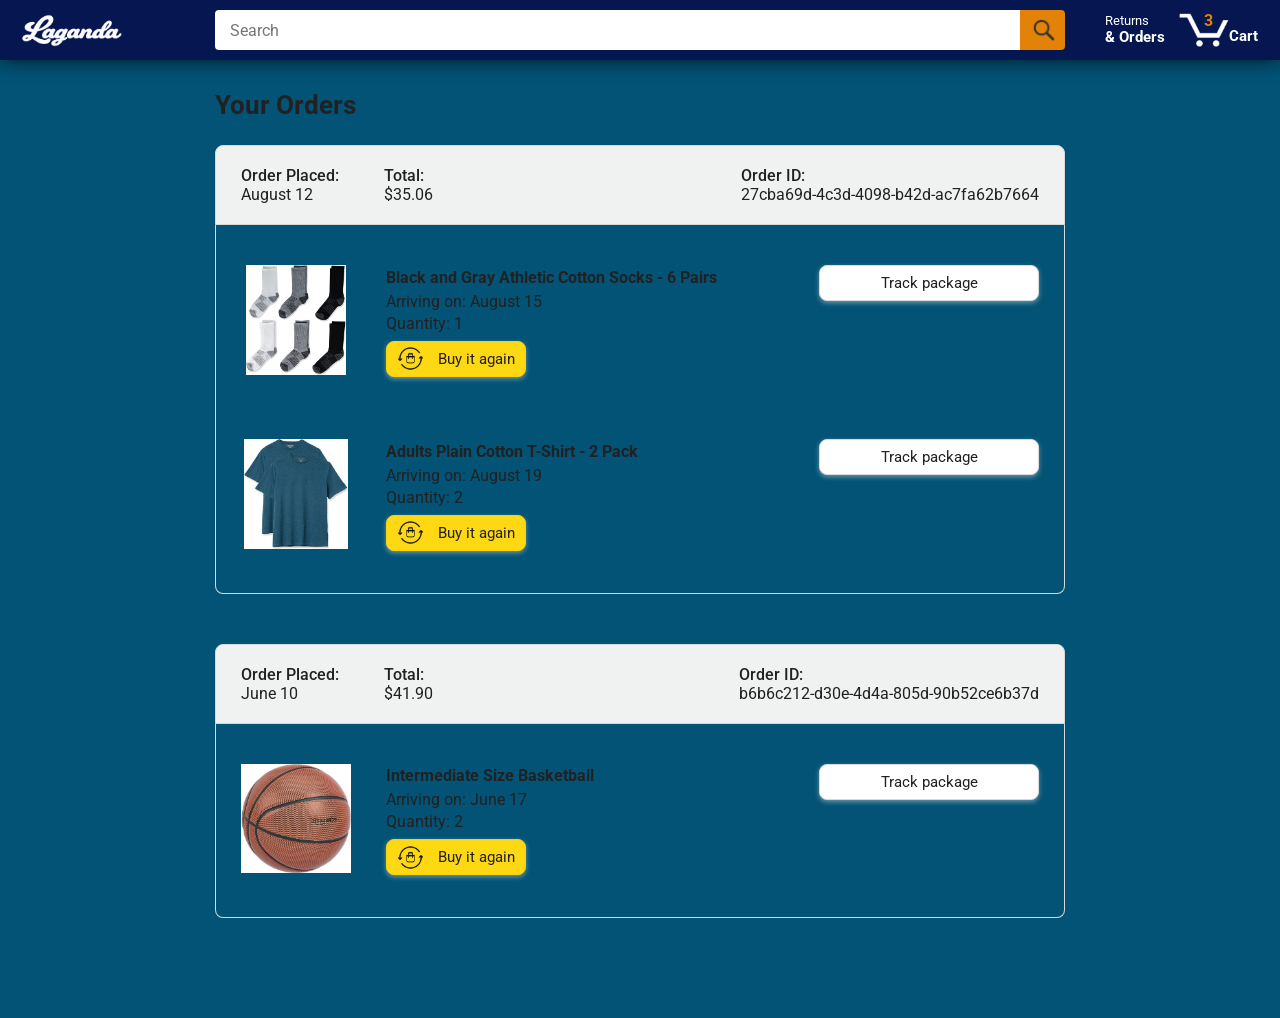
<file: orders.html>
<!doctype html>
<html>
  <head>
    <title>Orders</title>

    <!-- This code is needed for responsive design to work.
      (Responsive design = make the website look good on
      smaller screen sizes like a phone or a tablet). -->
    <meta name="viewport" content="width=device-width, initial-scale=1" />

    <!-- Load a font called Roboto from Google Fonts. -->
    <link rel="preconnect" href="https://fonts.googleapis.com" />
    <link rel="preconnect" href="https://fonts.gstatic.com" crossorigin />
    <link
      href="https://fonts.googleapis.com/css2?family=Roboto:wght@400;500;700&display=swap"
      rel="stylesheet"
    />

    <!-- Here are the CSS files for this page. -->
    <link rel="stylesheet" href="styles/shared/general.css" />
    <link rel="stylesheet" href="styles/shared/amazon-header.css" />
    <link rel="stylesheet" href="styles/pages/orders.css" />
  </head>
  <body>
    <div class="amazon-header">
      <div class="amazon-header-left-section">
        <a href="amazon.html" class="header-link">
          <img class="amazon-logo" src="images/laganda-light-text.png" />
          <img
            class="amazon-mobile-logo"
            src="images/light-laganda-transparent.png"
          />
        </a>
      </div>

      <div class="amazon-header-middle-section">
        <input class="search-bar" type="text" placeholder="Search" />

        <button class="search-button">
          <img class="search-icon" src="images/icons/search-icon.png" />
        </button>
      </div>

      <div class="amazon-header-right-section">
        <a class="orders-link header-link" href="orders.html">
          <span class="returns-text">Returns</span>
          <span class="orders-text">& Orders</span>
        </a>

        <a class="cart-link header-link" href="checkout.html">
          <img class="cart-icon" src="images/icons/cart-icon.png" />
          <div class="cart-quantity">3</div>
          <div class="cart-text">Cart</div>
        </a>
      </div>
    </div>

    <div class="main">
      <div class="page-title">Your Orders</div>

      <div class="orders-grid">
        <div class="order-container">
          <div class="order-header">
            <div class="order-header-left-section">
              <div class="order-date">
                <div class="order-header-label">Order Placed:</div>
                <div>August 12</div>
              </div>
              <div class="order-total">
                <div class="order-header-label">Total:</div>
                <div>$35.06</div>
              </div>
            </div>

            <div class="order-header-right-section">
              <div class="order-header-label">Order ID:</div>
              <div>27cba69d-4c3d-4098-b42d-ac7fa62b7664</div>
            </div>
          </div>

          <div class="order-details-grid">
            <div class="product-image-container">
              <img src="images/products/athletic-cotton-socks-6-pairs.jpg" />
            </div>

            <div class="product-details">
              <div class="product-name">
                Black and Gray Athletic Cotton Socks - 6 Pairs
              </div>
              <div class="product-delivery-date">Arriving on: August 15</div>
              <div class="product-quantity">Quantity: 1</div>
              <button class="buy-again-button button-primary">
                <img class="buy-again-icon" src="images/icons/buy-again.png" />
                <span class="buy-again-message">Buy it again</span>
              </button>
            </div>

            <div class="product-actions">
              <a href="tracking.html">
                <button class="track-package-button button-secondary">
                  Track package
                </button>
              </a>
            </div>

            <div class="product-image-container">
              <img
                src="images/products/adults-plain-cotton-tshirt-2-pack-teal.jpg"
              />
            </div>

            <div class="product-details">
              <div class="product-name">
                Adults Plain Cotton T-Shirt - 2 Pack
              </div>
              <div class="product-delivery-date">Arriving on: August 19</div>
              <div class="product-quantity">Quantity: 2</div>
              <button class="buy-again-button button-primary">
                <img class="buy-again-icon" src="images/icons/buy-again.png" />
                <span class="buy-again-message">Buy it again</span>
              </button>
            </div>

            <div class="product-actions">
              <a href="tracking.html">
                <button class="track-package-button button-secondary">
                  Track package
                </button>
              </a>
            </div>
          </div>
        </div>

        <div class="order-container">
          <div class="order-header">
            <div class="order-header-left-section">
              <div class="order-date">
                <div class="order-header-label">Order Placed:</div>
                <div>June 10</div>
              </div>
              <div class="order-total">
                <div class="order-header-label">Total:</div>
                <div>$41.90</div>
              </div>
            </div>

            <div class="order-header-right-section">
              <div class="order-header-label">Order ID:</div>
              <div>b6b6c212-d30e-4d4a-805d-90b52ce6b37d</div>
            </div>
          </div>

          <div class="order-details-grid">
            <div class="product-image-container">
              <img
                src="images/products/intermediate-composite-basketball.jpg"
              />
            </div>

            <div class="product-details">
              <div class="product-name">Intermediate Size Basketball</div>
              <div class="product-delivery-date">Arriving on: June 17</div>
              <div class="product-quantity">Quantity: 2</div>
              <button class="buy-again-button button-primary">
                <img class="buy-again-icon" src="images/icons/buy-again.png" />
                <span class="buy-again-message">Buy it again</span>
              </button>
            </div>

            <div class="product-actions">
              <a href="tracking.html">
                <button class="track-package-button button-secondary">
                  Track package
                </button>
              </a>
            </div>
          </div>
        </div>
      </div>
    </div>
  </body>
</html>
</file>
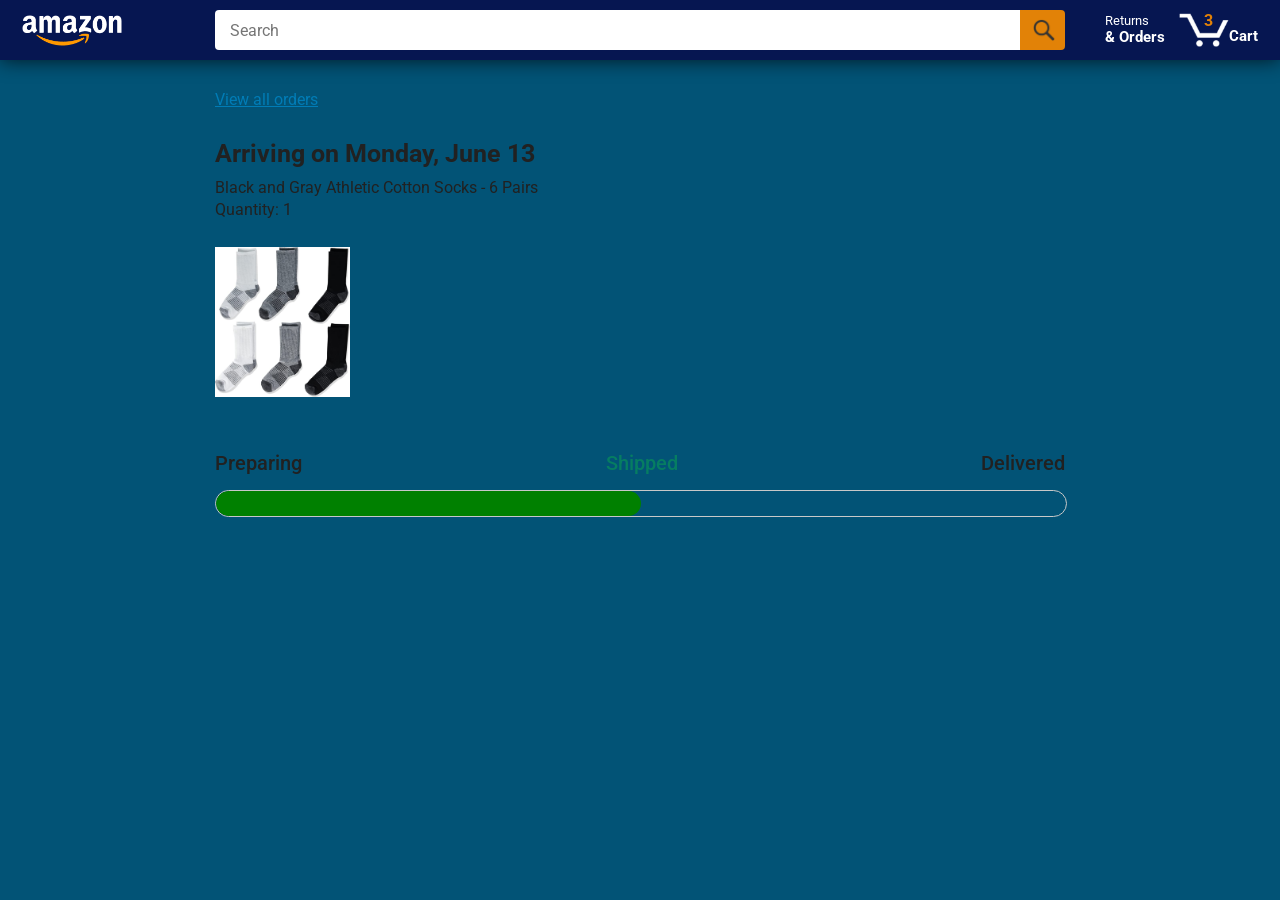
<file: tracking.html>
<!doctype html>
<html>
  <head>
    <title>Tracking</title>

    <!-- This code is needed for responsive design to work.
      (Responsive design = make the website look good on
      smaller screen sizes like a phone or a tablet). -->
    <meta name="viewport" content="width=device-width, initial-scale=1" />

    <!-- Load a font called Roboto from Google Fonts. -->
    <link rel="preconnect" href="https://fonts.googleapis.com" />
    <link rel="preconnect" href="https://fonts.gstatic.com" crossorigin />
    <link
      href="https://fonts.googleapis.com/css2?family=Roboto:wght@400;500;700&display=swap"
      rel="stylesheet"
    />

    <!-- Here are the CSS files for this page. -->
    <link rel="stylesheet" href="styles/shared/general.css" />
    <link rel="stylesheet" href="styles/shared/amazon-header.css" />
    <link rel="stylesheet" href="styles/pages/tracking.css" />
  </head>
  <body>
    <div class="amazon-header">
      <div class="amazon-header-left-section">
        <a href="amazon.html" class="header-link">
          <img class="amazon-logo" src="images/amazon-logo-white.png" />
          <img
            class="amazon-mobile-logo"
            src="images/amazon-mobile-logo-white.png"
          />
        </a>
      </div>

      <div class="amazon-header-middle-section">
        <input class="search-bar" type="text" placeholder="Search" />

        <button class="search-button">
          <img class="search-icon" src="images/icons/search-icon.png" />
        </button>
      </div>

      <div class="amazon-header-right-section">
        <a class="orders-link header-link" href="orders.html">
          <span class="returns-text">Returns</span>
          <span class="orders-text">& Orders</span>
        </a>

        <a class="cart-link header-link" href="checkout.html">
          <img class="cart-icon" src="images/icons/cart-icon.png" />
          <div class="cart-quantity">3</div>
          <div class="cart-text">Cart</div>
        </a>
      </div>
    </div>

    <div class="main">
      <div class="order-tracking">
        <a class="back-to-orders-link link-primary" href="orders.html">
          View all orders
        </a>

        <div class="delivery-date">Arriving on Monday, June 13</div>

        <div class="product-info">
          Black and Gray Athletic Cotton Socks - 6 Pairs
        </div>

        <div class="product-info">Quantity: 1</div>

        <img
          class="product-image"
          src="images/products/athletic-cotton-socks-6-pairs.jpg"
        />

        <div class="progress-labels-container">
          <div class="progress-label">Preparing</div>
          <div class="progress-label current-status">Shipped</div>
          <div class="progress-label">Delivered</div>
        </div>

        <div class="progress-bar-container">
          <div class="progress-bar"></div>
        </div>
      </div>
    </div>
  </body>
</html>
</file>
<file: styles/shared/general.css>
body {
  font-family: Roboto, Arial;
  background-color: rgb(2, 83, 118);
  color: rgb(33, 33, 33);
  /* The <body> element has a default margin of 8px
     on all sides. This removes the default margins. */
  margin: 0;
}

/* <p> elements have a default margin on the top
   and bottom. This removes the default margins. */
p {
  margin: 0;
}

button {
  cursor: pointer;
}

select {
  cursor: pointer;
}

input,
select,
button {
  font-family: Roboto, Arial;
}

.button-primary {
  color: rgb(33, 33, 33);
  background-color: rgb(255, 216, 20);
  border: 1px solid rgb(252, 210, 0);
  border-radius: 8px;
  cursor: pointer;
  box-shadow: 0 2px 5px rgba(213, 217, 217, 0.5);
}

.button-primary:hover {
  background-color: rgb(247, 202, 0);
  border: 1px solid rgb(242, 194, 0);
}

.button-primary:active {
  background: rgb(255, 216, 20);
  box-shadow: none;
}

.button-secondary {
  color: rgb(33, 33, 33);
  background: white;
  border: 1px solid rgb(213, 217, 217);
  border-radius: 8px;
  cursor: pointer;
  box-shadow: 0 2px 5px rgba(213, 217, 217, 0.5);
}

.button-secondary:hover {
  background-color: rgb(247, 250, 250);
}

.button-secondary:active {
  background-color: rgb(237, 253, 255);
  box-shadow: none;
}

/* These styles will limit text to 2 lines. Anything
   beyond 2 lines will be replaced with "..."
   You can find this code by using an A.I. tool or by
   searching in Google.
   https://css-tricks.com/almanac/properties/l/line-clamp/ */
.limit-text-to-2-lines {
  display: -webkit-box;
  -webkit-line-clamp: 2;
  -webkit-box-orient: vertical;
  overflow: hidden;
}

.link-primary {
  color: rgb(1, 124, 182);
  cursor: pointer;
}

.link-primary:hover {
  color: rgb(196, 80, 0);
}

/* Styles for dropdown selectors. */
select {
  color: rgb(33, 33, 33);
  background-color: rgb(240, 240, 240);
  border: 1px solid rgb(213, 217, 217);
  border-radius: 8px;
  padding: 3px 5px;
  font-size: 15px;
  cursor: pointer;
  outline: none;
  box-shadow: 0 2px 5px rgba(213, 217, 217, 0.5);
  transition: transform 0.1s ease-in-out;
}

select:hover {
  transform: scale(1.07);
}

select:focus,
input:focus {
  outline: 2px solid rgb(255, 153, 0);
}

.footer-name {
  position: fixed;
  color: rgb(255, 255, 255);
  filter: blur(1px);
  font-size: 17px;
  text-align: center;
  z-index: 150;
  bottom: 10px;
  right: 10px;
}
</file>
<file: styles/shared/amazon-header.css>
.amazon-header {
  background-color: rgb(6, 22, 81);
  color: white;
  padding-left: 15px;
  padding-right: 15px;

  display: flex;
  align-items: center;
  justify-content: space-between;
  box-shadow: 0 0 20px rgba(0, 0, 0, 0.744);

  position: fixed;
  top: 0;
  left: 0;
  right: 0;
  height: 60px;

  z-index: 100;

  transition: all 0.3s ease;
}

.amazon-header:hover {
  box-shadow: 0 0 20px black;
}

.amazon-header-left-section {
  width: 180px;
}

@media (max-width: 800px) {
  .amazon-header-left-section {
    width: unset;
  }
}

.header-link {
  display: inline-block;
  padding: 6px;
  border-radius: 2px;
  cursor: pointer;
  text-decoration: none;
  border: 1px solid rgba(0, 0, 0, 0);
}

.amazon-logo {
  width: 100px;
  margin-top: 5px;
}

.amazon-mobile-logo {
  display: none;
}

@media (max-width: 575px) {
  .amazon-logo {
    display: none;
  }

  .amazon-mobile-logo {
    display: block;
    height: 35px;
    margin-top: 5px;
  }
}

.amazon-header-middle-section {
  flex: 1;
  max-width: 850px;
  margin-left: 10px;
  margin-right: 10px;
  display: flex;
}

.search-bar {
  flex: 1;
  width: 0;
  font-size: 16px;
  height: 38px;
  padding-left: 15px;
  border: none;
  border-top-left-radius: 4px;
  border-bottom-left-radius: 4px;
  border-top-right-radius: 0;
  border-bottom-right-radius: 0;
}

.search-button {
  background-color: rgb(226, 130, 7);
  border: none;
  width: 45px;
  height: 40px;
  border-top-right-radius: 4px;
  border-bottom-right-radius: 4px;
  flex-shrink: 0;
  cursor: pointer;
}

.search-button:hover .search-icon {
  animation: search-icon-shake 0.4s ease-in-out;
}

@keyframes search-icon-shake {
  0%,
  100% {
    transform: rotate(0deg);
  }

  25% {
    transform: rotate(-8deg);
  }

  75% {
    transform: rotate(8deg);
  }
}

.search-icon {
  height: 22px;
  margin-left: 2px;
  margin-top: 3px;
}

.amazon-header-right-section {
  width: 180px;
  flex-shrink: 0;
  display: flex;
  justify-content: end;
}

.orders-link {
  color: white;
}

.returns-text {
  display: block;
  font-size: 13px;
}

.orders-text {
  display: block;
  font-size: 15px;
  font-weight: 700;
}

.cart-link {
  color: white;
  display: flex;
  align-items: center;
  position: relative;
}

.cart-icon {
  width: 50px;
}

.cart-link:hover .cart-icon,
.cart-link:hover .cart-quantity {
  animation: cart-shake 0.4s ease-in-out;
}

@keyframes cart-shake {
  0%,
  100% {
    transform: rotate(0deg);
  }

  25% {
    transform: rotate(-8deg);
  }

  75% {
    transform: rotate(8deg);
  }
}

.cart-text {
  margin-top: 12px;
  font-size: 15px;
  font-weight: 700;
}

.cart-quantity {
  color: rgb(226, 130, 7);
  font-size: 16px;
  font-weight: 700;

  position: absolute;
  top: 4px;
  left: 22px;

  width: 26px;
  text-align: center;
}
</file>
<file: styles/pages/orders.css>
.main {
  max-width: 850px;
  margin-top: 90px;
  margin-bottom: 100px;
  padding-left: 20px;
  padding-right: 20px;

  /* margin-left: auto;
     margin-right auto;
     Is a trick for centering an element horizontally
     without needing a container. */
  margin-left: auto;
  margin-right: auto;
}

.page-title {
  font-weight: 700;
  font-size: 26px;
  margin-bottom: 25px;
}

.orders-grid {
  display: grid;
  grid-template-columns: 1fr;
  row-gap: 50px;
}

.order-header {
  background-color: rgb(240, 242, 242);
  border: 1px solid rgb(213, 217, 217);

  display: flex;
  align-items: center;
  justify-content: space-between;

  padding: 20px 25px;
  border-top-left-radius: 8px;
  border-top-right-radius: 8px;
}

.order-header-left-section {
  display: flex;
  flex-shrink: 0;
}

.order-header-label {
  font-weight: 500;
}

.order-date,
.order-total {
  margin-right: 45px;
}

.order-header-right-section {
  flex-shrink: 1;
}

@media (max-width: 575px) {
  .order-header {
    flex-direction: column;
    align-items: start;
    line-height: 23px;
    padding: 15px;
  }

  .order-header-left-section {
    flex-direction: column;
  }

  .order-header-label {
    margin-right: 5px;
  }

  .order-date,
  .order-total {
    display: grid;
    grid-template-columns: auto 1fr;
    margin-right: 0;
  }

  .order-header-right-section {
    display: grid;
    grid-template-columns: auto 1fr;
  }
}

.order-details-grid {
  padding: 40px 25px;
  border: 1px solid rgb(213, 217, 217);
  border-top: none;
  border-bottom-left-radius: 8px;
  border-bottom-right-radius: 8px;

  display: grid;
  grid-template-columns: 110px 1fr 220px;
  column-gap: 35px;
  row-gap: 60px;
  align-items: center;
}

@media (max-width: 800px) {
  .order-details-grid {
    grid-template-columns: 110px 1fr;
    row-gap: 0;
    padding-bottom: 8px;
  }
}

@media (max-width: 450px) {
  .order-details-grid {
    grid-template-columns: 1fr;
  }
}

.product-image-container {
  text-align: center;
}

.product-image-container img {
  max-width: 110px;
  max-height: 110px;
}

.product-name {
  font-weight: 700;
  margin-bottom: 5px;
}

.product-delivery-date {
  margin-bottom: 3px;
}

.product-quantity {
  margin-bottom: 8px;
}

.buy-again-button {
  font-size: 15px;
  width: 140px;
  height: 36px;
  border-radius: 8px;

  display: flex;
  align-items: center;
  justify-content: center;
}

.buy-again-icon {
  width: 25px;
  margin-right: 15px;
}

.product-actions {
  align-self: start;
}

.track-package-button {
  width: 100%;
  font-size: 15px;
  padding: 8px;
}

@media (max-width: 800px) {
  .buy-again-button {
    margin-bottom: 10px;
  }

  .product-actions {
    /* grid-column: 2 means this element will be placed
       in column 2 in the grid. (Normally, the column that
       an element is placed in is determined by the order
       of the elements in the HTML. grid-column overrides
       this default ordering). */
    grid-column: 2;
    margin-bottom: 30px;
  }

  .track-package-button {
    width: 140px;
  }
}

@media (max-width: 450px) {
  .product-image-container {
    text-align: center;
    margin-bottom: 25px;
  }

  .product-image-container img {
    max-width: 150px;
    max-height: 150px;
  }

  .product-name {
    margin-bottom: 10px;
  }

  .product-quantity {
    margin-bottom: 15px;
  }

  .buy-again-button {
    width: 100%;
    margin-bottom: 15px;
  }

  .product-actions {
    /* grid-column: auto; undos grid-column: 2; from above.
       This element will now be placed in its normal column
       in the grid. */
    grid-column: auto;
    margin-bottom: 70px;
  }

  .track-package-button {
    width: 100%;
    padding: 12px;
  }
}
</file>
<file: styles/pages/tracking.css>
.main {
  max-width: 850px;
  margin-top: 90px;
  margin-bottom: 100px;
  padding-left: 30px;
  padding-right: 30px;

  /* margin-left: auto;
     margin-right auto;
     Is a trick for centering an element horizontally
     without needing a container. */
  margin-left: auto;
  margin-right: auto;
}

.back-to-orders-link {
  display: inline-block;
  margin-bottom: 30px;
}

.delivery-date {
  font-size: 25px;
  font-weight: 700;
  margin-bottom: 10px;
}

.product-info {
  margin-bottom: 3px;
}

.product-image {
  max-width: 150px;
  max-height: 150px;
  margin-top: 25px;
  margin-bottom: 50px;
}

.progress-labels-container {
  display: flex;
  justify-content: space-between;
  font-size: 20px;
  font-weight: 500;
  margin-bottom: 15px;
}

.current-status {
  color: rgb(6, 125, 98);
}

@media (max-width: 575px) {
  .progress-labels-container {
    font-size: 16px;
  }
}

@media (max-width: 450px) {
  .progress-labels-container {
    flex-direction: column;
    margin-bottom: 5px;
  }

  .progress-label {
    margin-bottom: 3px;
  }
}

.progress-bar-container {
  height: 25px;
  width: 100%;

  border: 1px solid rgb(200, 200, 200);
  border-radius: 50px;
  overflow: hidden;
}

.progress-bar {
  height: 100%;
  background-color: green;
  border-radius: 50px;
  width: 50%;
}
</file>
